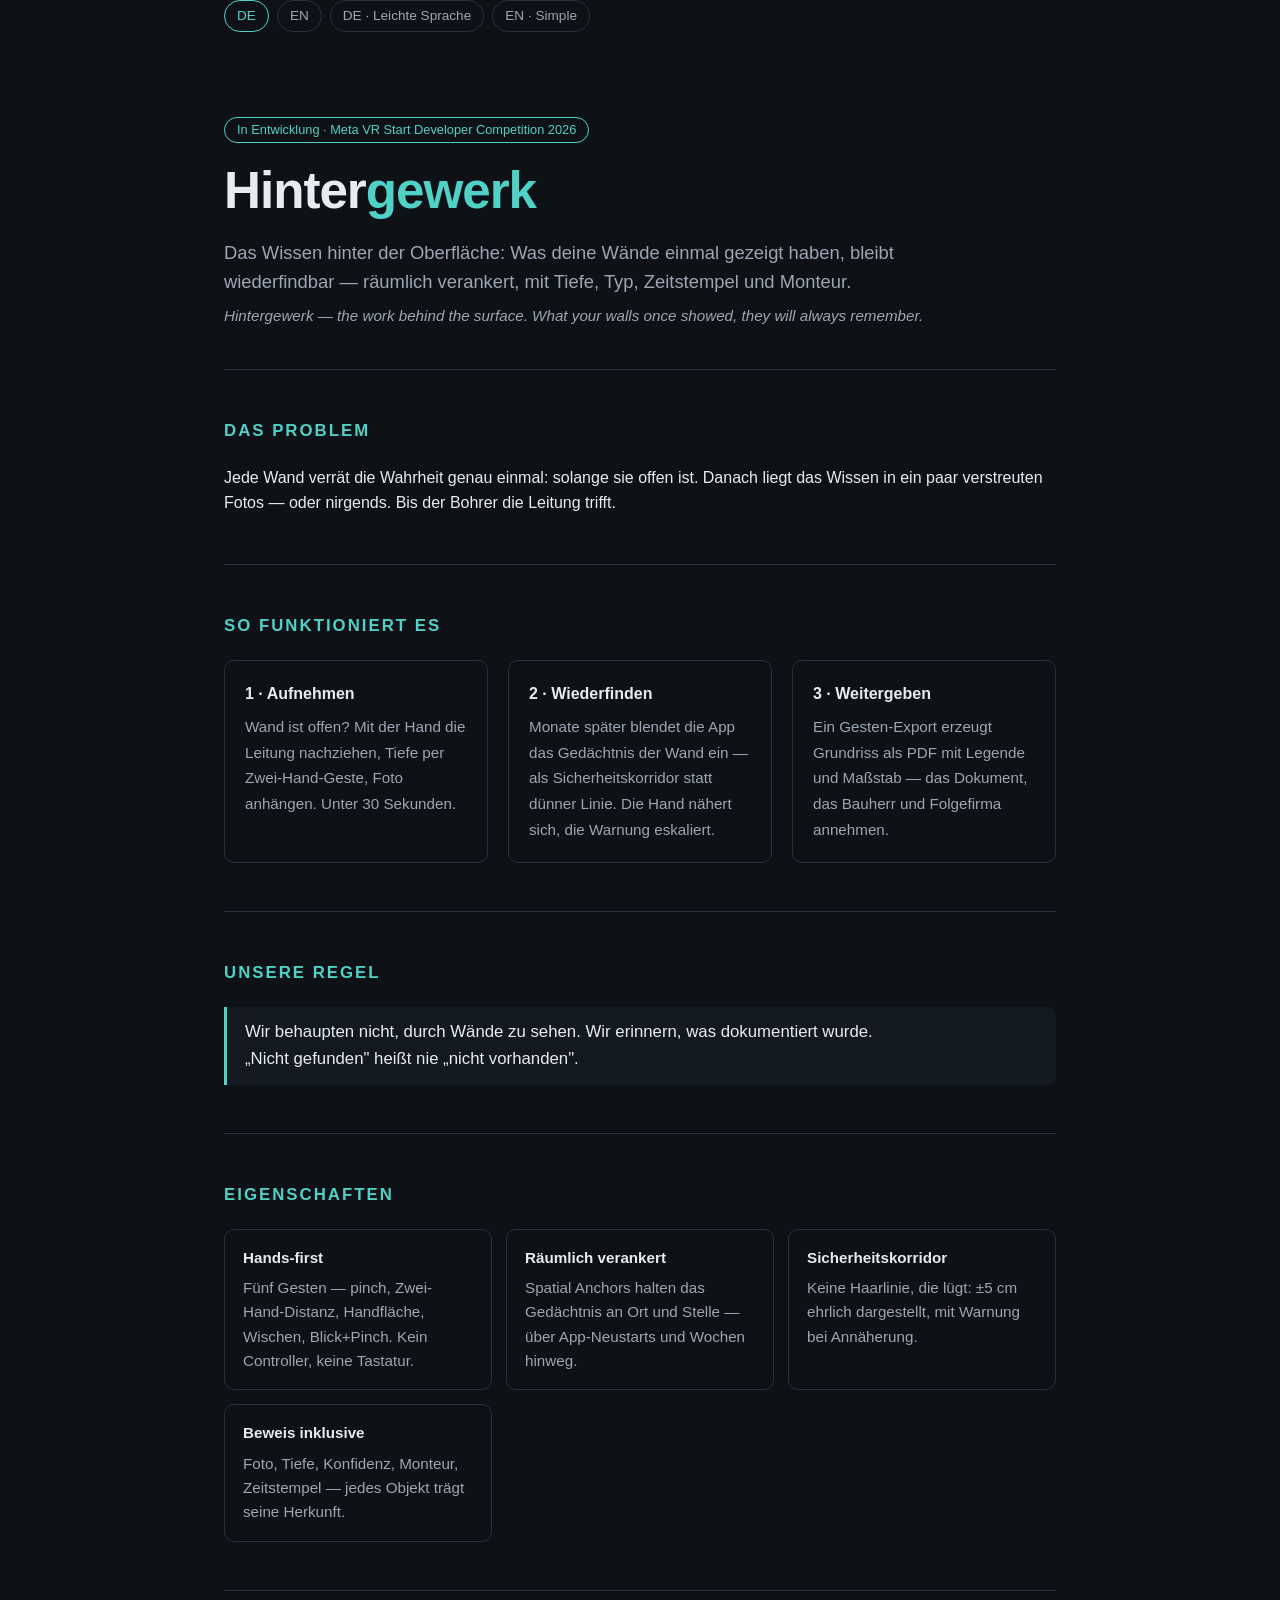
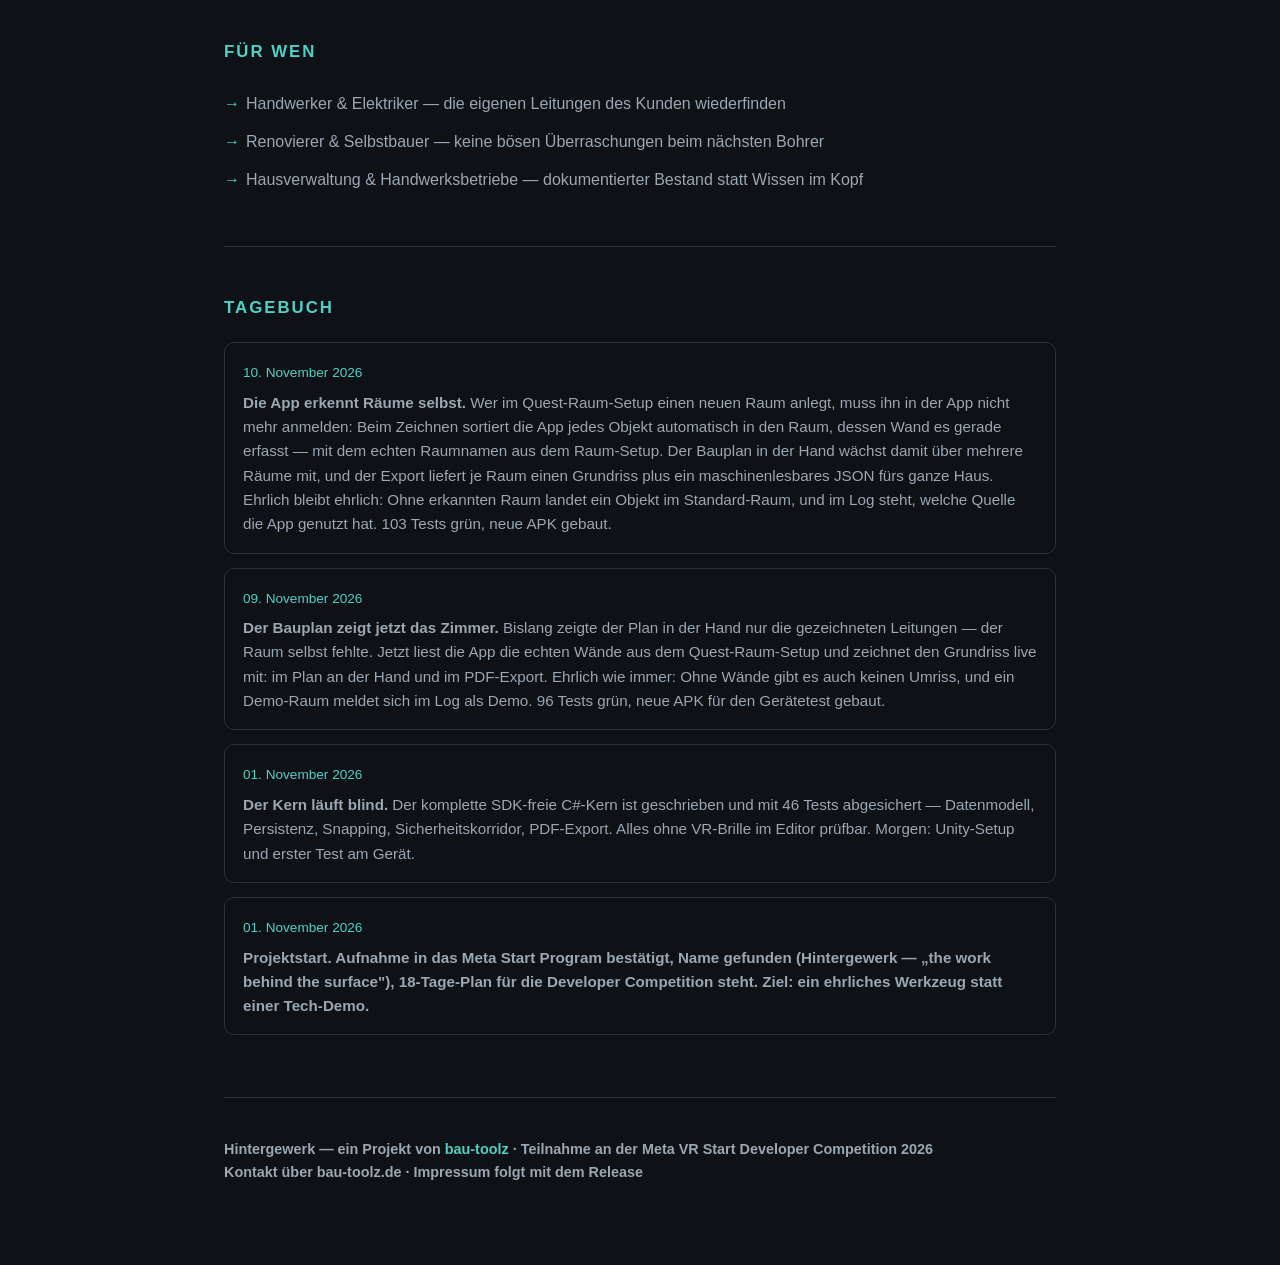
<file: website/index.html>
<!DOCTYPE html>
<html lang="de">
<head>
<meta charset="utf-8">
<meta name="viewport" content="width=device-width, initial-scale=1">
<title>Hintergewerk — das Wissen hinter der Oberfläche</title>
<meta name="description" content="VR-Werkzeug für Handwerk und Umbau: Was die Wand einmal gezeigt hat, bleibt wiederfindbar. Mit den Händen erfasst, räumlich verankert, mit Beweis.">
<meta property="og:title" content="Hintergewerk — the work behind the surface">
<meta property="og:description" content="Was die Wand einmal gezeigt hat, bleibt wiederfindbar. Mit den Händen erfasst, räumlich verankert, mit Beweis.">
<meta property="og:type" content="website">
<link rel="stylesheet" href="style.css">
</head>
<body>
<main>
  <nav class="lang" aria-label="Sprache">
    <a class="on" href="index.html">DE</a>
    <a href="en/index.html">EN</a>
    <a href="de-leicht/index.html">DE · Leichte Sprache</a>
    <a href="en-simple/index.html">EN · Simple</a>
  </nav>
  <header>
    <span class="badge">In Entwicklung · Meta VR Start Developer Competition 2026</span>
    <h1>Hinter<span class="thin">gewerk</span></h1>
    <p class="claim">Das Wissen hinter der Oberfläche: Was deine Wände einmal gezeigt haben, bleibt wiederfindbar — räumlich verankert, mit Tiefe, Typ, Zeitstempel und Monteur.</p>
    <p class="en">Hintergewerk — the work behind the surface. What your walls once showed, they will always remember.</p>
  </header>

  <section>
    <h2>Das Problem</h2>
    <p>Jede Wand verrät die Wahrheit genau einmal: solange sie offen ist. Danach liegt das Wissen in ein paar verstreuten Fotos — oder nirgends. Bis der Bohrer die Leitung trifft.</p>
  </section>

  <section>
    <h2>So funktioniert es</h2>
    <div class="steps">
      <div class="step"><b>1 · Aufnehmen</b><span>Wand ist offen? Mit der Hand die Leitung nachziehen, Tiefe per Zwei-Hand-Geste, Foto anhängen. Unter 30 Sekunden.</span></div>
      <div class="step"><b>2 · Wiederfinden</b><span>Monate später blendet die App das Gedächtnis der Wand ein — als Sicherheitskorridor statt dünner Linie. Die Hand nähert sich, die Warnung eskaliert.</span></div>
      <div class="step"><b>3 · Weitergeben</b><span>Ein Gesten-Export erzeugt Grundriss als PDF mit Legende und Maßstab — das Dokument, das Bauherr und Folgefirma annehmen.</span></div>
    </div>
  </section>

  <section>
    <h2>Unsere Regel</h2>
    <p class="quote">Wir behaupten nicht, durch Wände zu sehen. Wir erinnern, was dokumentiert wurde.<br>„Nicht gefunden" heißt nie „nicht vorhanden".</p>
  </section>

  <section>
    <h2>Eigenschaften</h2>
    <div class="grid">
      <div class="card"><b>Hands-first</b>Fünf Gesten — pinch, Zwei-Hand-Distanz, Handfläche, Wischen, Blick+Pinch. Kein Controller, keine Tastatur.</div>
      <div class="card"><b>Räumlich verankert</b>Spatial Anchors halten das Gedächtnis an Ort und Stelle — über App-Neustarts und Wochen hinweg.</div>
      <div class="card"><b>Sicherheitskorridor</b>Keine Haarlinie, die lügt: ±5 cm ehrlich dargestellt, mit Warnung bei Annäherung.</div>
      <div class="card"><b>Beweis inklusive</b>Foto, Tiefe, Konfidenz, Monteur, Zeitstempel — jedes Objekt trägt seine Herkunft.</div>
    </div>
  </section>

  <section>
    <h2>Für wen</h2>
    <ul>
      <li>Handwerker &amp; Elektriker — die eigenen Leitungen des Kunden wiederfinden</li>
      <li>Renovierer &amp; Selbstbauer — keine bösen Überraschungen beim nächsten Bohrer</li>
      <li>Hausverwaltung &amp; Handwerksbetriebe — dokumentierter Bestand statt Wissen im Kopf</li>
    </ul>
  </section>

  <section class="log">
    <h2>Tagebuch</h2>
    <article>
      <time datetime="2026-11-10">10. November 2026</time>
      <p><strong>Die App erkennt Räume selbst.</strong> Wer im Quest-Raum-Setup einen neuen Raum anlegt, muss ihn in der App nicht mehr anmelden: Beim Zeichnen sortiert die App jedes Objekt automatisch in den Raum, dessen Wand es gerade erfasst — mit dem echten Raumnamen aus dem Raum-Setup. Der Bauplan in der Hand wächst damit über mehrere Räume mit, und der Export liefert je Raum einen Grundriss plus ein maschinenlesbares JSON fürs ganze Haus. Ehrlich bleibt ehrlich: Ohne erkannten Raum landet ein Objekt im Standard-Raum, und im Log steht, welche Quelle die App genutzt hat. 103 Tests grün, neue APK gebaut.</p>
    </article>
    <article>
      <time datetime="2026-11-09">09. November 2026</time>
      <p><strong>Der Bauplan zeigt jetzt das Zimmer.</strong> Bislang zeigte der Plan in der Hand nur die gezeichneten Leitungen — der Raum selbst fehlte. Jetzt liest die App die echten Wände aus dem Quest-Raum-Setup und zeichnet den Grundriss live mit: im Plan an der Hand und im PDF-Export. Ehrlich wie immer: Ohne Wände gibt es auch keinen Umriss, und ein Demo-Raum meldet sich im Log als Demo. 96 Tests grün, neue APK für den Gerätetest gebaut.</p>
    </article>
    <article>
      <time datetime="2026-11-01">01. November 2026</time>
      <p><strong>Der Kern läuft blind.</strong> Der komplette SDK-freie C#-Kern ist geschrieben und mit 46 Tests abgesichert — Datenmodell, Persistenz, Snapping, Sicherheitskorridor, PDF-Export. Alles ohne VR-Brille im Editor prüfbar. Morgen: Unity-Setup und erster Test am Gerät.</p>
    </article>
    <article>
      <time datetime="2026-11-01">01. November 2026</time>
      <p><strong>Projektstart.</b> Aufnahme in das Meta Start Program bestätigt, Name gefunden (Hintergewerk — „the work behind the surface"), 18-Tage-Plan für die Developer Competition steht. Ziel: ein ehrliches Werkzeug statt einer Tech-Demo.</p>
    </article>
  </section>

  <footer>
    Hintergewerk — ein Projekt von <a href="https://bau-toolz.de">bau-toolz</a> · Teilnahme an der Meta VR Start Developer Competition 2026<br>
    Kontakt über bau-toolz.de · Impressum folgt mit dem Release
  </footer>
</main>
</body>
</html>
</file>
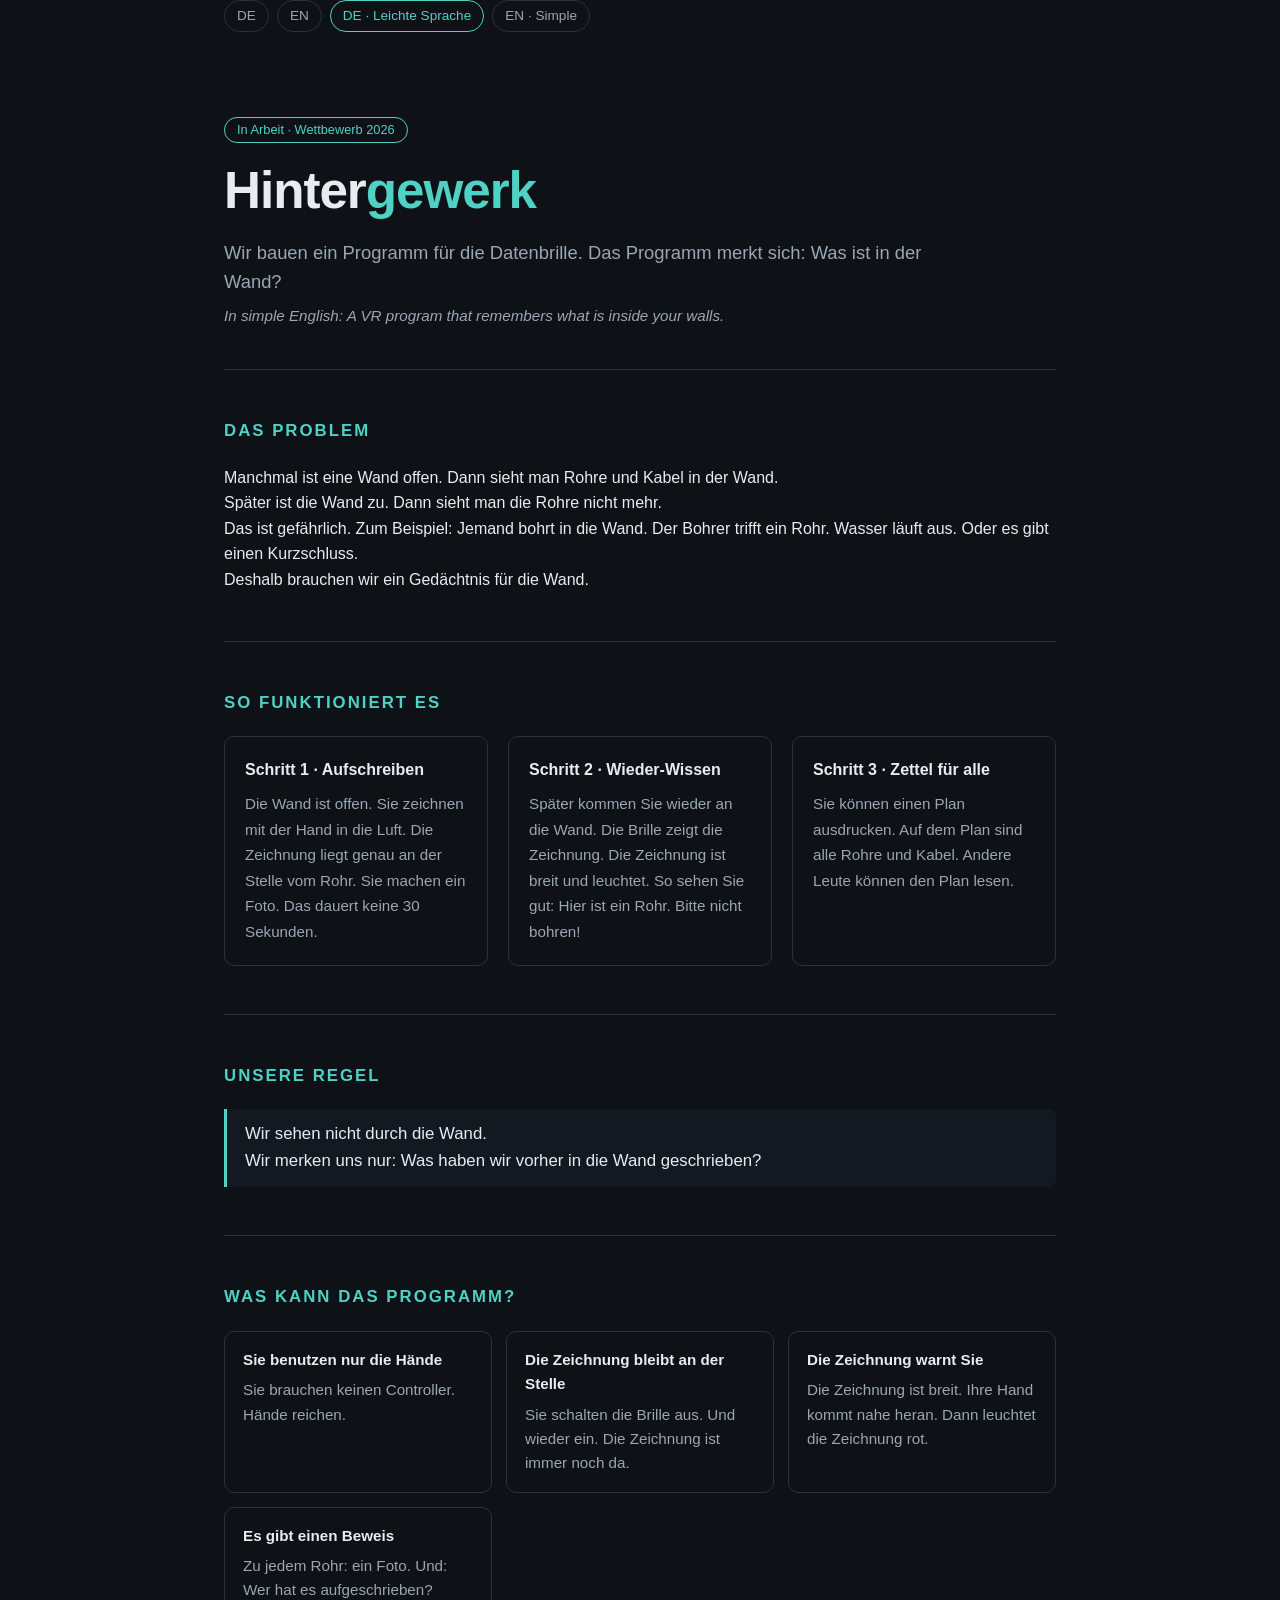
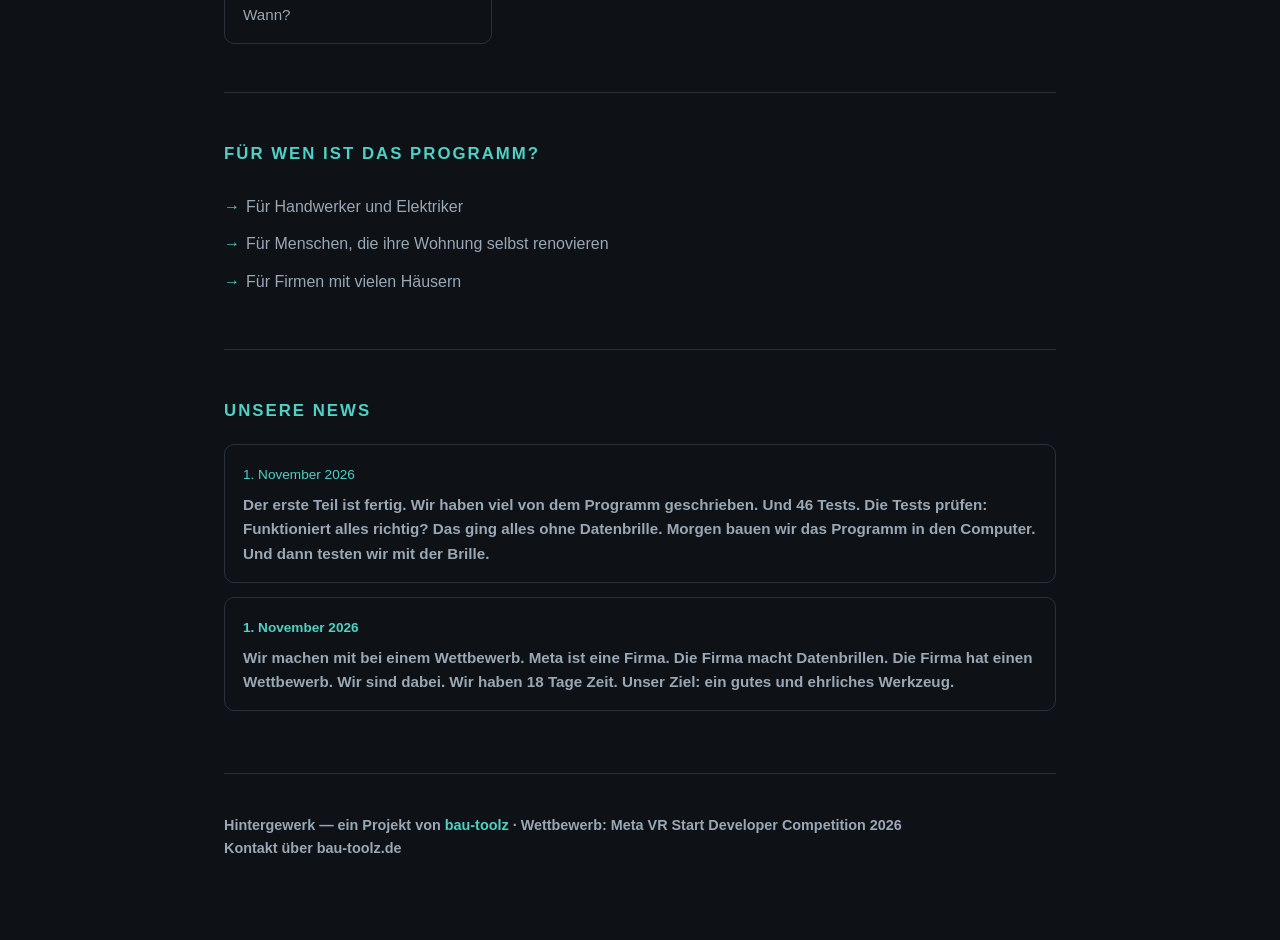
<file: website/de-leicht/index.html>
<!DOCTYPE html>
<html lang="de">
<head>
<meta charset="utf-8">
<meta name="viewport" content="width=device-width, initial-scale=1">
<title>Hintergewerk — in leichter Sprache</title>
<meta name="description" content="Hintergewerk erklärt in leichter Sprache: Ein Programm für die Datenbrille. Es hilft, Rohre und Kabel in Wänden wiederzufinden.">
<link rel="stylesheet" href="../style.css">
</head>
<body>
<main>
  <nav class="lang" aria-label="Sprache">
    <a href="../index.html">DE</a>
    <a href="../en/index.html">EN</a>
    <a class="on" href="index.html">DE · Leichte Sprache</a>
    <a href="../en-simple/index.html">EN · Simple</a>
  </nav>
  <header>
    <span class="badge">In Arbeit · Wettbewerb 2026</span>
    <h1>Hinter<span class="thin">gewerk</span></h1>
    <p class="claim">Wir bauen ein Programm für die Datenbrille. Das Programm merkt sich: Was ist in der Wand?</p>
    <p class="en">In simple English: A VR program that remembers what is inside your walls.</p>
  </header>

  <section>
    <h2>Das Problem</h2>
    <p>Manchmal ist eine Wand offen. Dann sieht man Rohre und Kabel in der Wand.</p>
    <p>Später ist die Wand zu. Dann sieht man die Rohre nicht mehr.</p>
    <p>Das ist gefährlich. Zum Beispiel: Jemand bohrt in die Wand. Der Bohrer trifft ein Rohr. Wasser läuft aus. Oder es gibt einen Kurzschluss.</p>
    <p>Deshalb brauchen wir ein Gedächtnis für die Wand.</p>
  </section>

  <section>
    <h2>So funktioniert es</h2>
    <div class="steps">
      <div class="step"><b>Schritt 1 · Aufschreiben</b><span>Die Wand ist offen. Sie zeichnen mit der Hand in die Luft. Die Zeichnung liegt genau an der Stelle vom Rohr. Sie machen ein Foto. Das dauert keine 30 Sekunden.</span></div>
      <div class="step"><b>Schritt 2 · Wieder-Wissen</b><span>Später kommen Sie wieder an die Wand. Die Brille zeigt die Zeichnung. Die Zeichnung ist breit und leuchtet. So sehen Sie gut: Hier ist ein Rohr. Bitte nicht bohren!</span></div>
      <div class="step"><b>Schritt 3 · Zettel für alle</b><span>Sie können einen Plan ausdrucken. Auf dem Plan sind alle Rohre und Kabel. Andere Leute können den Plan lesen.</span></div>
    </div>
  </section>

  <section>
    <h2>Unsere Regel</h2>
    <p class="quote">Wir sehen nicht durch die Wand.<br>Wir merken uns nur: Was haben wir vorher in die Wand geschrieben?</p>
  </section>

  <section>
    <h2>Was kann das Programm?</h2>
    <div class="grid">
      <div class="card"><b>Sie benutzen nur die Hände</b>Sie brauchen keinen Controller. Hände reichen.</div>
      <div class="card"><b>Die Zeichnung bleibt an der Stelle</b>Sie schalten die Brille aus. Und wieder ein. Die Zeichnung ist immer noch da.</div>
      <div class="card"><b>Die Zeichnung warnt Sie</b>Die Zeichnung ist breit. Ihre Hand kommt nahe heran. Dann leuchtet die Zeichnung rot.</div>
      <div class="card"><b>Es gibt einen Beweis</b>Zu jedem Rohr: ein Foto. Und: Wer hat es aufgeschrieben? Wann?</div>
    </div>
  </section>

  <section>
    <h2>Für wen ist das Programm?</h2>
    <ul>
      <li>Für Handwerker und Elektriker</li>
      <li>Für Menschen, die ihre Wohnung selbst renovieren</li>
      <li>Für Firmen mit vielen Häusern</li>
    </ul>
  </section>

  <section class="log">
    <h2>Unsere News</h2>
    <article>
      <time datetime="2026-11-01">1. November 2026</time>
      <p><strong>Der erste Teil ist fertig.</b> Wir haben viel von dem Programm geschrieben. Und 46 Tests. Die Tests prüfen: Funktioniert alles richtig? Das ging alles ohne Datenbrille. Morgen bauen wir das Programm in den Computer. Und dann testen wir mit der Brille.</p>
    </article>
    <article>
      <time datetime="2026-11-01">1. November 2026</time>
      <p><strong>Wir machen mit bei einem Wettbewerb.</b> Meta ist eine Firma. Die Firma macht Datenbrillen. Die Firma hat einen Wettbewerb. Wir sind dabei. Wir haben 18 Tage Zeit. Unser Ziel: ein gutes und ehrliches Werkzeug.</p>
    </article>
  </section>

  <footer>
    Hintergewerk — ein Projekt von <a href="https://bau-toolz.de">bau-toolz</a> · Wettbewerb: Meta VR Start Developer Competition 2026<br>
    Kontakt über bau-toolz.de
  </footer>
</main>
</body>
</html>
</file>
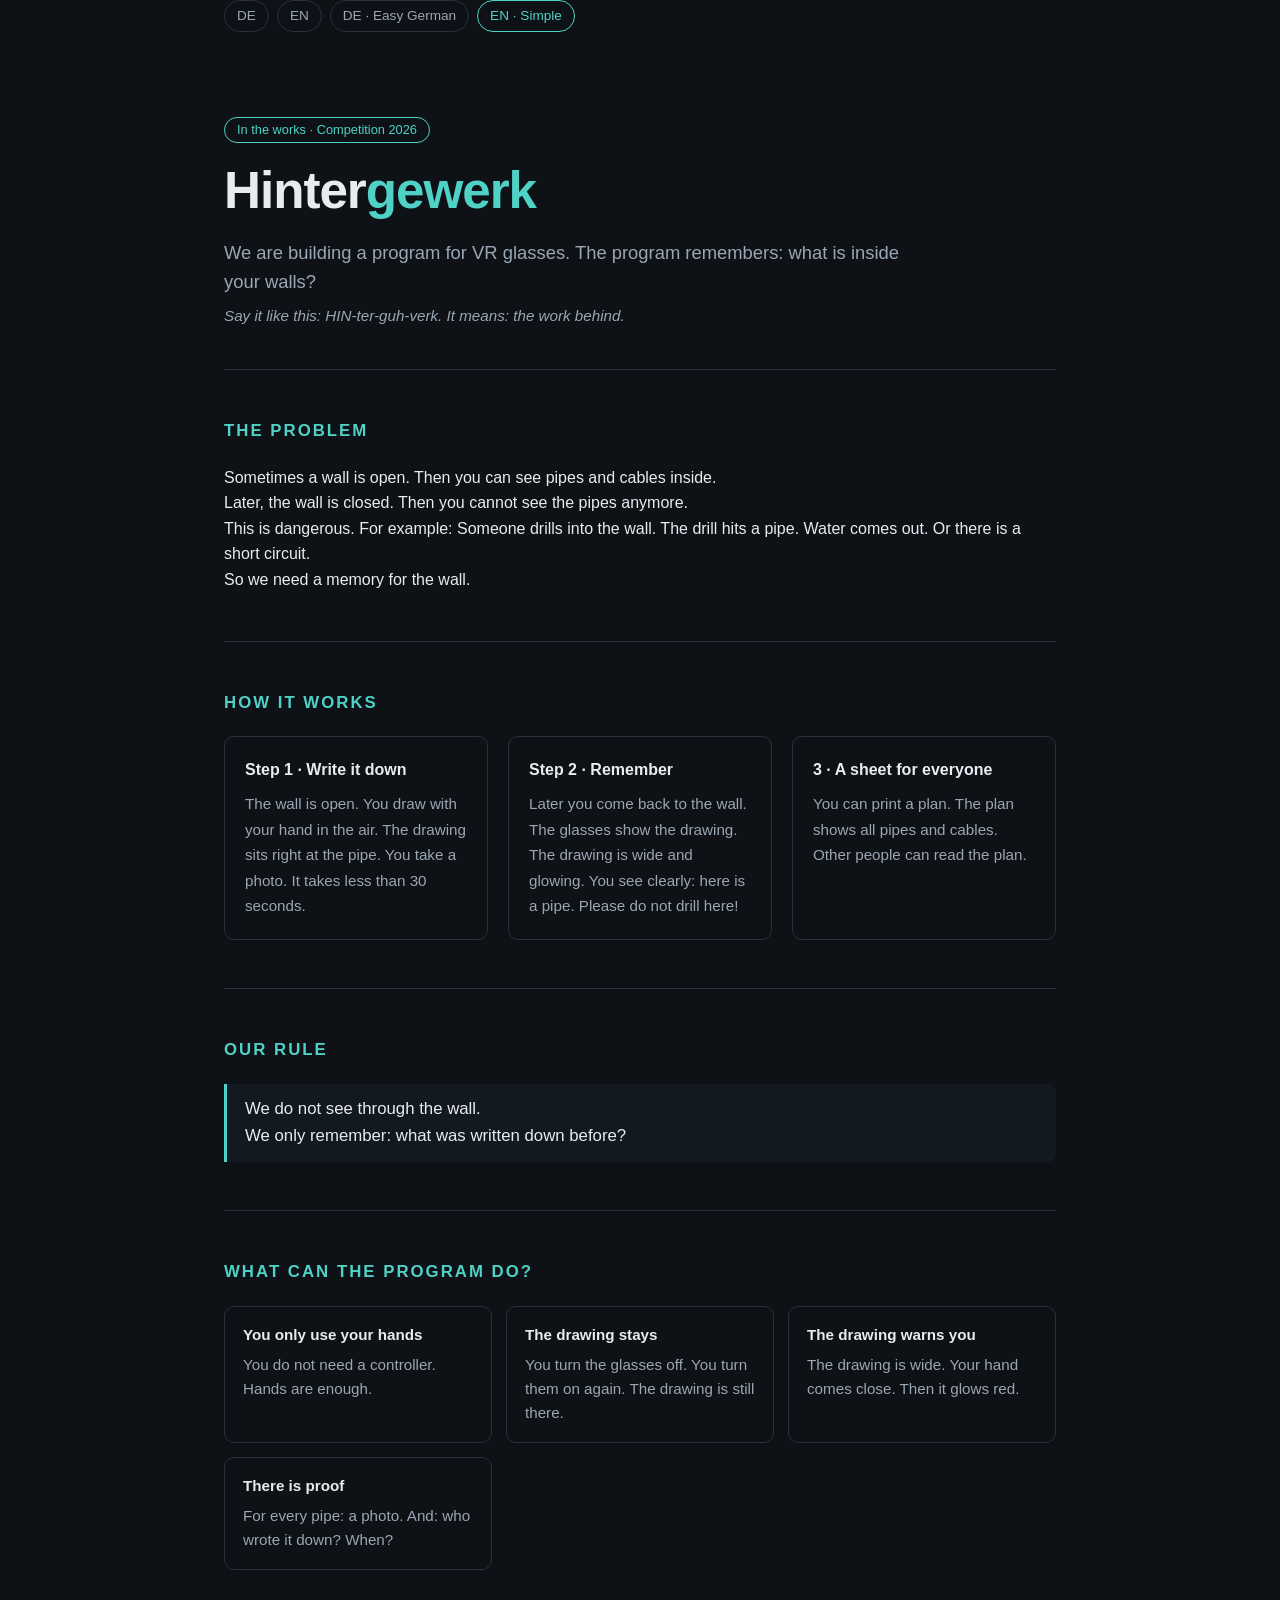
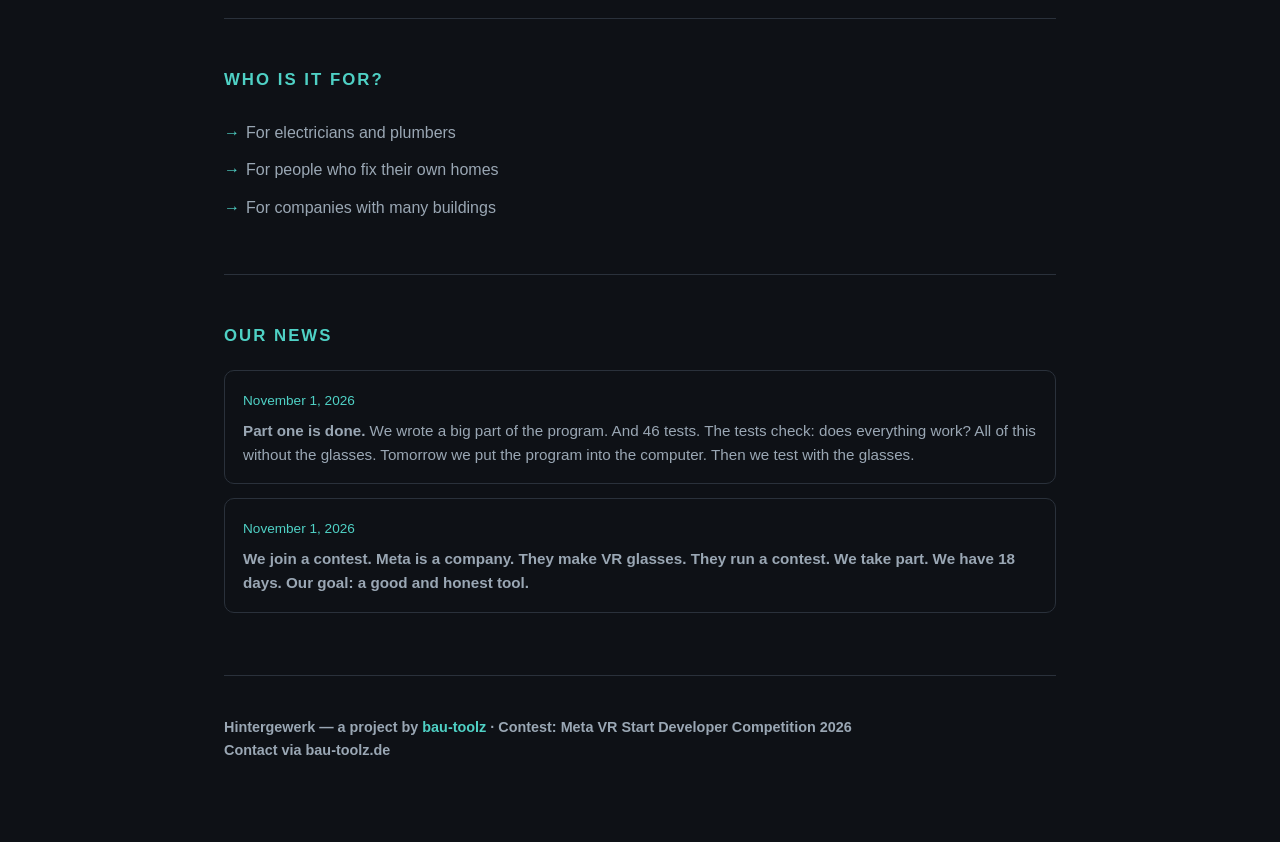
<file: website/en-simple/index.html>
<!DOCTYPE html>
<html lang="en">
<head>
<meta charset="utf-8">
<meta name="viewport" content="width=device-width, initial-scale=1">
<title>Hintergewerk — in simple English</title>
<meta name="description" content="Hintergewerk in simple words: A program for VR glasses. It helps you remember what is inside your walls.">
<link rel="stylesheet" href="../style.css">
</head>
<body>
<main>
  <nav class="lang" aria-label="Language">
    <a href="../index.html">DE</a>
    <a href="../en/index.html">EN</a>
    <a href="../de-leicht/index.html">DE · Easy German</a>
    <a class="on" href="index.html">EN · Simple</a>
  </nav>
  <header>
    <span class="badge">In the works · Competition 2026</span>
    <h1>Hinter<span class="thin">gewerk</span></h1>
    <p class="claim">We are building a program for VR glasses. The program remembers: what is inside your walls?</p>
    <p class="en">Say it like this: HIN-ter-guh-verk. It means: the work behind.</p>
  </header>

  <section>
    <h2>The problem</h2>
    <p>Sometimes a wall is open. Then you can see pipes and cables inside.</p>
    <p>Later, the wall is closed. Then you cannot see the pipes anymore.</p>
    <p>This is dangerous. For example: Someone drills into the wall. The drill hits a pipe. Water comes out. Or there is a short circuit.</p>
    <p>So we need a memory for the wall.</p>
  </section>

  <section>
    <h2>How it works</h2>
    <div class="steps">
      <div class="step"><b>Step 1 · Write it down</b><span>The wall is open. You draw with your hand in the air. The drawing sits right at the pipe. You take a photo. It takes less than 30 seconds.</span></div>
      <div class="step"><b>Step 2 · Remember</b><span>Later you come back to the wall. The glasses show the drawing. The drawing is wide and glowing. You see clearly: here is a pipe. Please do not drill here!</span></div>
      <div class="step"><b>3 · A sheet for everyone</b><span>You can print a plan. The plan shows all pipes and cables. Other people can read the plan.</span></div>
    </div>
  </section>

  <section>
    <h2>Our rule</h2>
    <p class="quote">We do not see through the wall.<br>We only remember: what was written down before?</p>
  </section>

  <section>
    <h2>What can the program do?</h2>
    <div class="grid">
      <div class="card"><b>You only use your hands</b>You do not need a controller. Hands are enough.</div>
      <div class="card"><b>The drawing stays</b>You turn the glasses off. You turn them on again. The drawing is still there.</div>
      <div class="card"><b>The drawing warns you</b>The drawing is wide. Your hand comes close. Then it glows red.</div>
      <div class="card"><b>There is proof</b>For every pipe: a photo. And: who wrote it down? When?</div>
    </div>
  </section>

  <section>
    <h2>Who is it for?</h2>
    <ul>
      <li>For electricians and plumbers</li>
      <li>For people who fix their own homes</li>
      <li>For companies with many buildings</li>
    </ul>
  </section>

  <section class="log">
    <h2>Our news</h2>
    <article>
      <time datetime="2026-11-01">November 1, 2026</time>
      <p><strong>Part one is done.</strong> We wrote a big part of the program. And 46 tests. The tests check: does everything work? All of this without the glasses. Tomorrow we put the program into the computer. Then we test with the glasses.</p>
    </article>
    <article>
      <time datetime="2026-11-01">November 1, 2026</time>
      <p><strong>We join a contest.</b> Meta is a company. They make VR glasses. They run a contest. We take part. We have 18 days. Our goal: a good and honest tool.</p>
    </article>
  </section>

  <footer>
    Hintergewerk — a project by <a href="https://bau-toolz.de">bau-toolz</a> · Contest: Meta VR Start Developer Competition 2026<br>
    Contact via bau-toolz.de
  </footer>
</main>
</body>
</html>
</file>
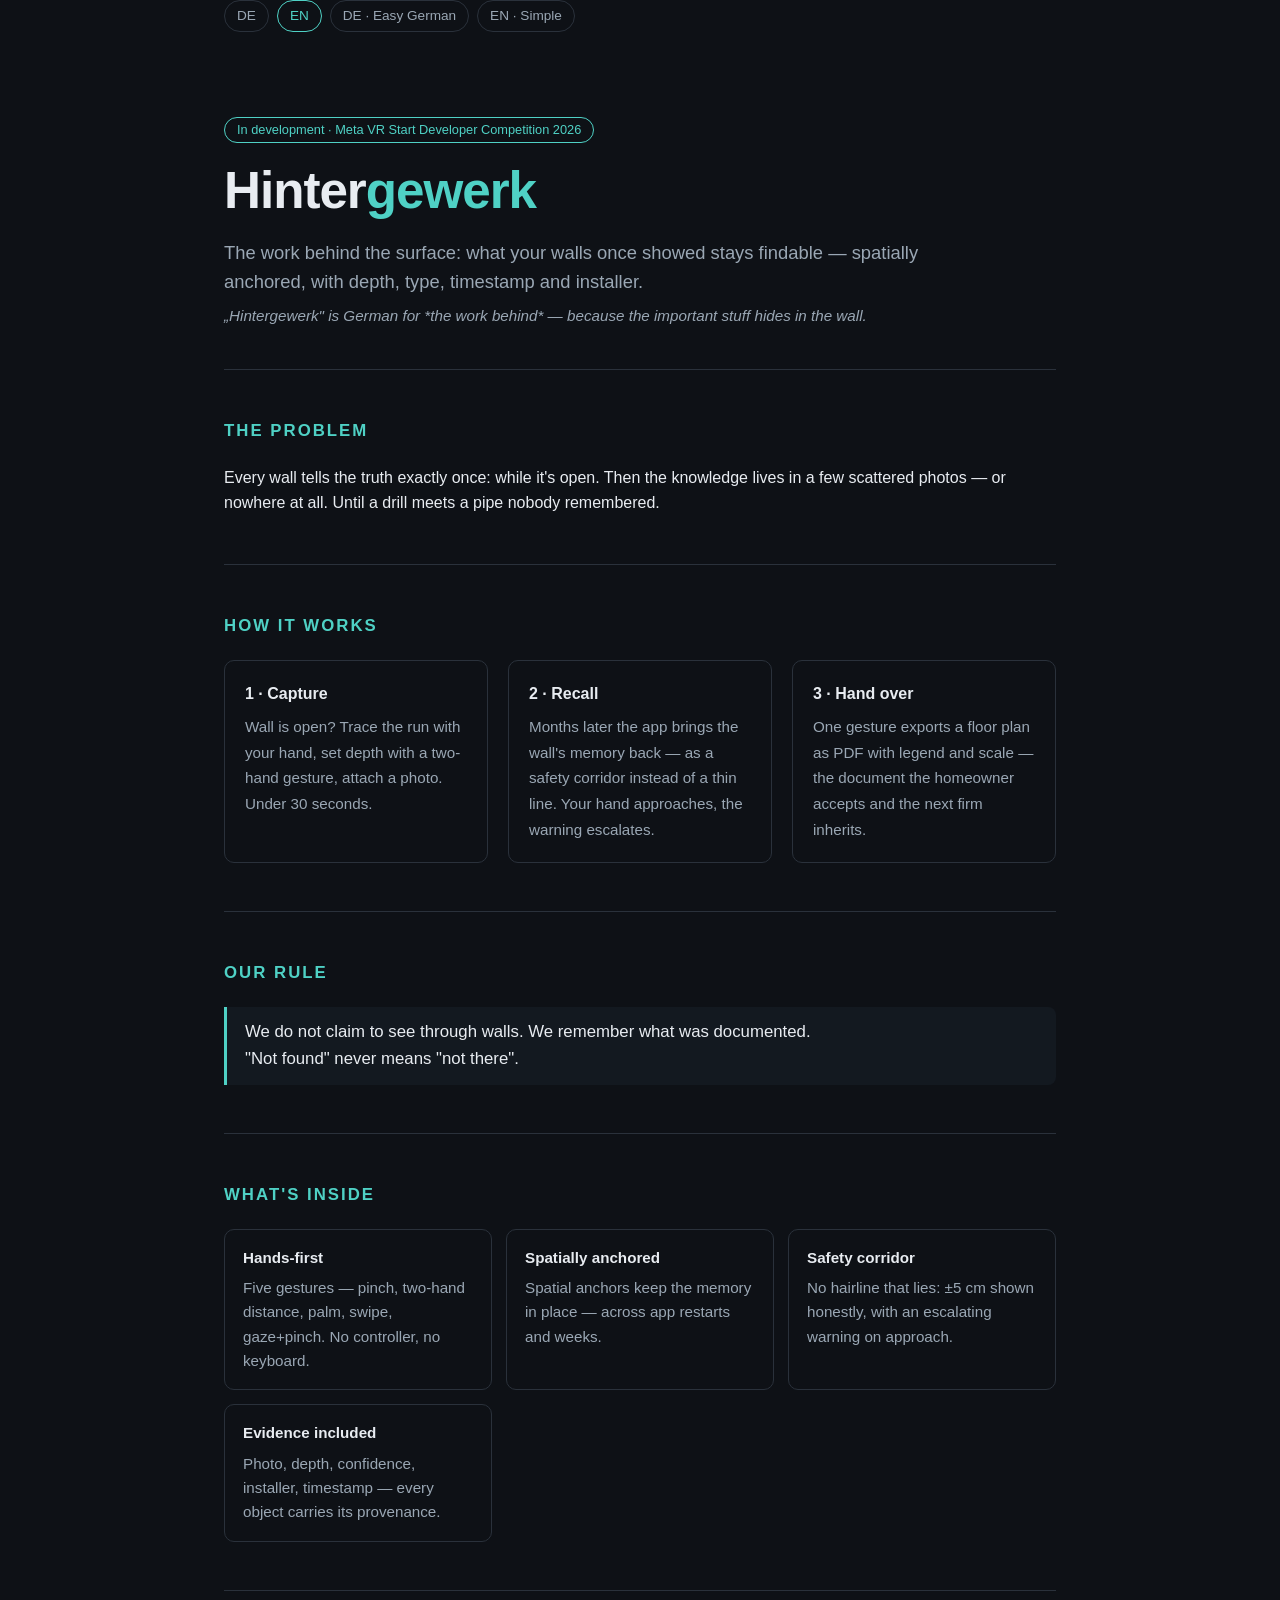
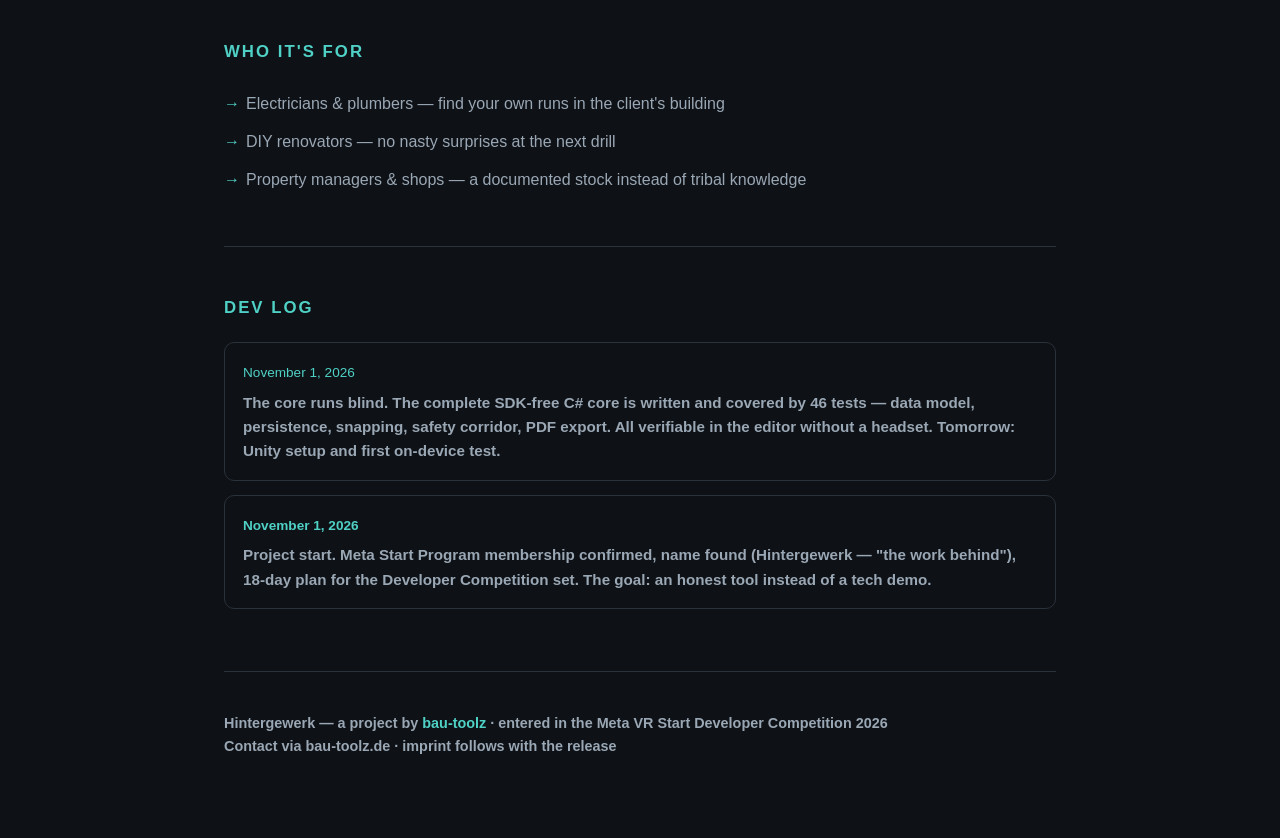
<file: website/en/index.html>
<!DOCTYPE html>
<html lang="en">
<head>
<meta charset="utf-8">
<meta name="viewport" content="width=device-width, initial-scale=1">
<title>Hintergewerk — the work behind the surface</title>
<meta name="description" content="A VR tool for trades and renovation: what your walls once showed stays findable. Captured with your hands, spatially anchored, with evidence.">
<meta property="og:title" content="Hintergewerk — the work behind the surface">
<meta property="og:description" content="What your walls once showed, they will always remember. Captured with your hands, spatially anchored, with evidence.">
<meta property="og:type" content="website">
<link rel="stylesheet" href="../style.css">
</head>
<body>
<main>
  <nav class="lang" aria-label="Language">
    <a href="../index.html">DE</a>
    <a class="on" href="index.html">EN</a>
    <a href="../de-leicht/index.html">DE · Easy German</a>
    <a href="../en-simple/index.html">EN · Simple</a>
  </nav>
  <header>
    <span class="badge">In development · Meta VR Start Developer Competition 2026</span>
    <h1>Hinter<span class="thin">gewerk</span></h1>
    <p class="claim">The work behind the surface: what your walls once showed stays findable — spatially anchored, with depth, type, timestamp and installer.</p>
    <p class="en">„Hintergewerk" is German for *the work behind* — because the important stuff hides in the wall.</p>
  </header>

  <section>
    <h2>The problem</h2>
    <p>Every wall tells the truth exactly once: while it's open. Then the knowledge lives in a few scattered photos — or nowhere at all. Until a drill meets a pipe nobody remembered.</p>
  </section>

  <section>
    <h2>How it works</h2>
    <div class="steps">
      <div class="step"><b>1 · Capture</b><span>Wall is open? Trace the run with your hand, set depth with a two-hand gesture, attach a photo. Under 30 seconds.</span></div>
      <div class="step"><b>2 · Recall</b><span>Months later the app brings the wall's memory back — as a safety corridor instead of a thin line. Your hand approaches, the warning escalates.</span></div>
      <div class="step"><b>3 · Hand over</b><span>One gesture exports a floor plan as PDF with legend and scale — the document the homeowner accepts and the next firm inherits.</span></div>
    </div>
  </section>

  <section>
    <h2>Our rule</h2>
    <p class="quote">We do not claim to see through walls. We remember what was documented.<br>"Not found" never means "not there".</p>
  </section>

  <section>
    <h2>What's inside</h2>
    <div class="grid">
      <div class="card"><b>Hands-first</b>Five gestures — pinch, two-hand distance, palm, swipe, gaze+pinch. No controller, no keyboard.</div>
      <div class="card"><b>Spatially anchored</b>Spatial anchors keep the memory in place — across app restarts and weeks.</div>
      <div class="card"><b>Safety corridor</b>No hairline that lies: ±5 cm shown honestly, with an escalating warning on approach.</div>
      <div class="card"><b>Evidence included</b>Photo, depth, confidence, installer, timestamp — every object carries its provenance.</div>
    </div>
  </section>

  <section>
    <h2>Who it's for</h2>
    <ul>
      <li>Electricians &amp; plumbers — find your own runs in the client's building</li>
      <li>DIY renovators — no nasty surprises at the next drill</li>
      <li>Property managers &amp; shops — a documented stock instead of tribal knowledge</li>
    </ul>
  </section>

  <section class="log">
    <h2>Dev log</h2>
    <article>
      <time datetime="2026-11-01">November 1, 2026</time>
      <p><strong>The core runs blind.</b> The complete SDK-free C# core is written and covered by 46 tests — data model, persistence, snapping, safety corridor, PDF export. All verifiable in the editor without a headset. Tomorrow: Unity setup and first on-device test.</p>
    </article>
    <article>
      <time datetime="2026-11-01">November 1, 2026</time>
      <p><strong>Project start.</b> Meta Start Program membership confirmed, name found (Hintergewerk — "the work behind"), 18-day plan for the Developer Competition set. The goal: an honest tool instead of a tech demo.</p>
    </article>
  </section>

  <footer>
    Hintergewerk — a project by <a href="https://bau-toolz.de">bau-toolz</a> · entered in the Meta VR Start Developer Competition 2026<br>
    Contact via bau-toolz.de · imprint follows with the release
  </footer>
</main>
</body>
</html>
</file>
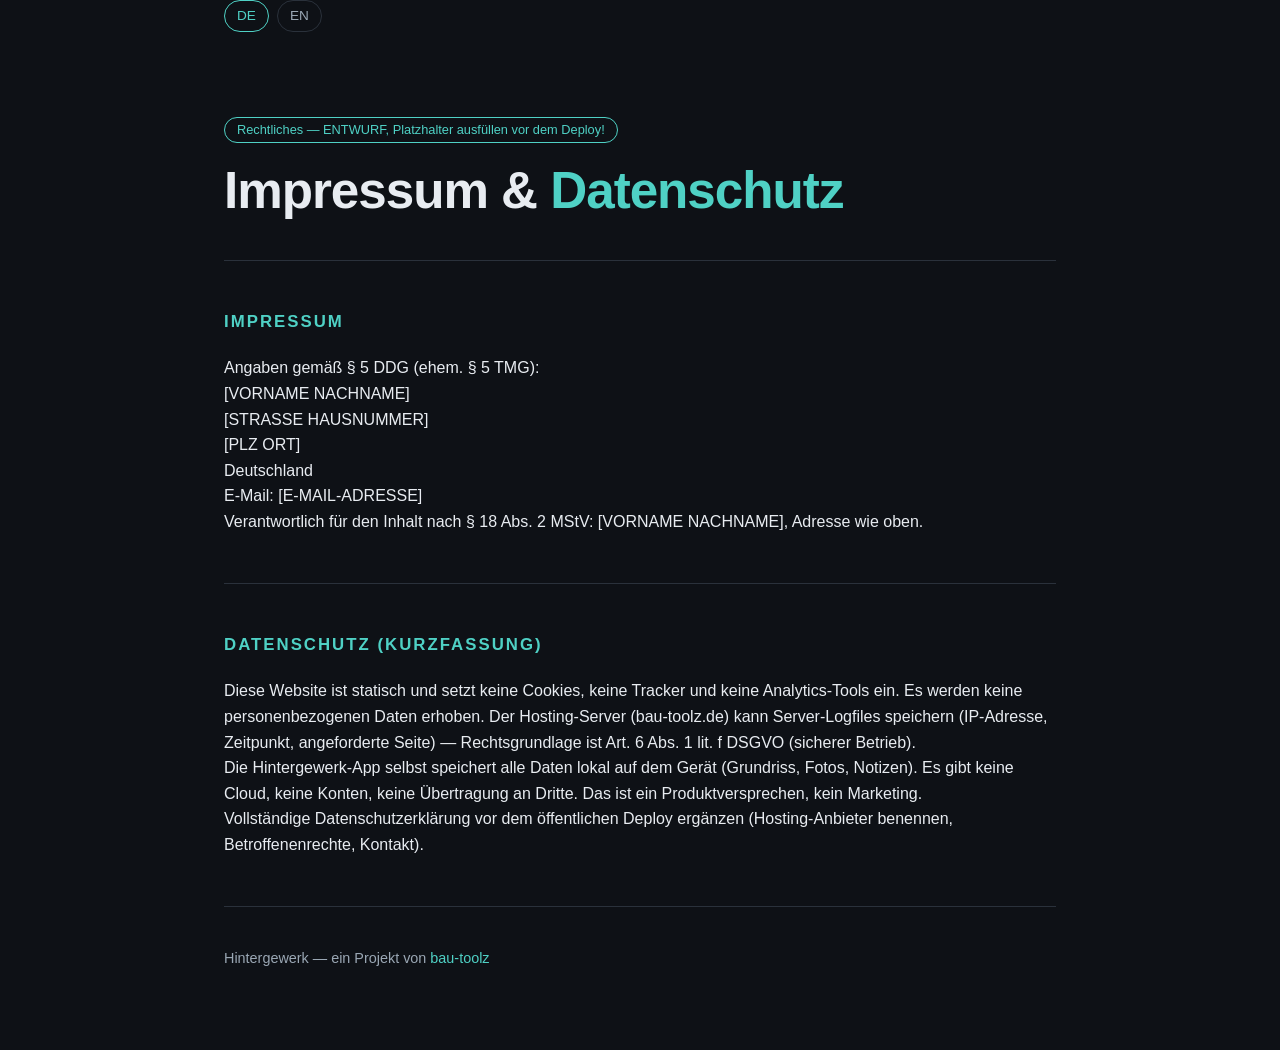
<file: website/impressum.html>
<!DOCTYPE html>
<html lang="de">
<head>
<meta charset="utf-8">
<meta name="viewport" content="width=device-width, initial-scale=1">
<title>Impressum &amp; Datenschutz — Hintergewerk</title>
<link rel="stylesheet" href="style.css">
</head>
<body>
<main>
  <nav class="lang"><a class="on" href="index.html">DE</a> <a href="en/index.html">EN</a></nav>
  <header>
    <span class="badge">Rechtliches — ENTWURF, Platzhalter ausfüllen vor dem Deploy!</span>
    <h1>Impressum &amp;<span class="thin"> Datenschutz</span></h1>
  </header>

  <section>
    <h2>Impressum</h2>
    <p>Angaben gemäß § 5 DDG (ehem. § 5 TMG):</p>
    <p>
      [VORNAME NACHNAME]<br>
      [STRASSE HAUSNUMMER]<br>
      [PLZ ORT]<br>
      Deutschland<br>
      E-Mail: [E-MAIL-ADRESSE]
    </p>
    <p>Verantwortlich für den Inhalt nach § 18 Abs. 2 MStV: [VORNAME NACHNAME], Adresse wie oben.</p>
  </section>

  <section>
    <h2>Datenschutz (Kurzfassung)</h2>
    <p>Diese Website ist statisch und setzt keine Cookies, keine Tracker und keine Analytics-Tools ein. Es werden keine personenbezogenen Daten erhoben. Der Hosting-Server (bau-toolz.de) kann Server-Logfiles speichern (IP-Adresse, Zeitpunkt, angeforderte Seite) — Rechtsgrundlage ist Art. 6 Abs. 1 lit. f DSGVO (sicherer Betrieb).</p>
    <p>Die Hintergewerk-App selbst speichert alle Daten lokal auf dem Gerät (Grundriss, Fotos, Notizen). Es gibt keine Cloud, keine Konten, keine Übertragung an Dritte. Das ist ein Produktversprechen, kein Marketing.</p>
    <p>Vollständige Datenschutzerklärung vor dem öffentlichen Deploy ergänzen (Hosting-Anbieter benennen, Betroffenenrechte, Kontakt).</p>
  </section>

  <footer>
    Hintergewerk — ein Projekt von <a href="https://bau-toolz.de">bau-toolz</a>
  </footer>
</main>
</body>
</html>
</file>
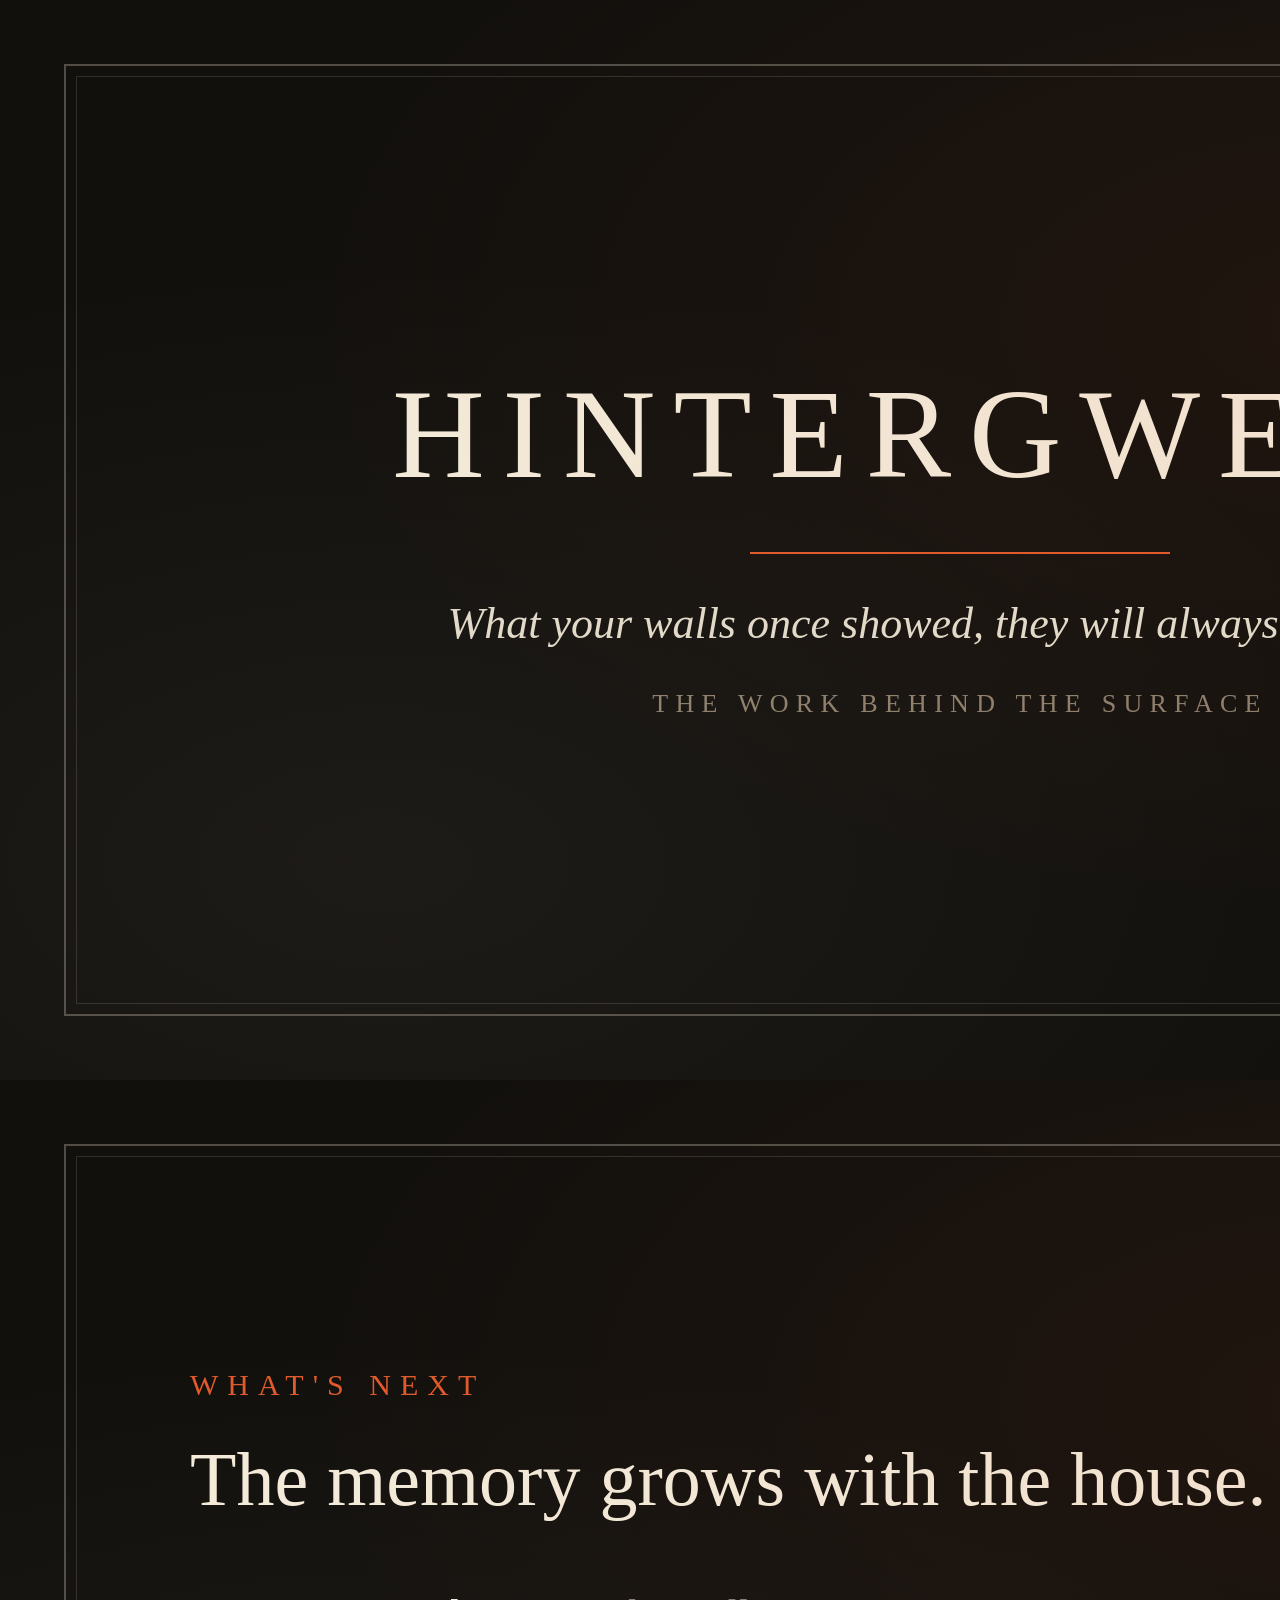
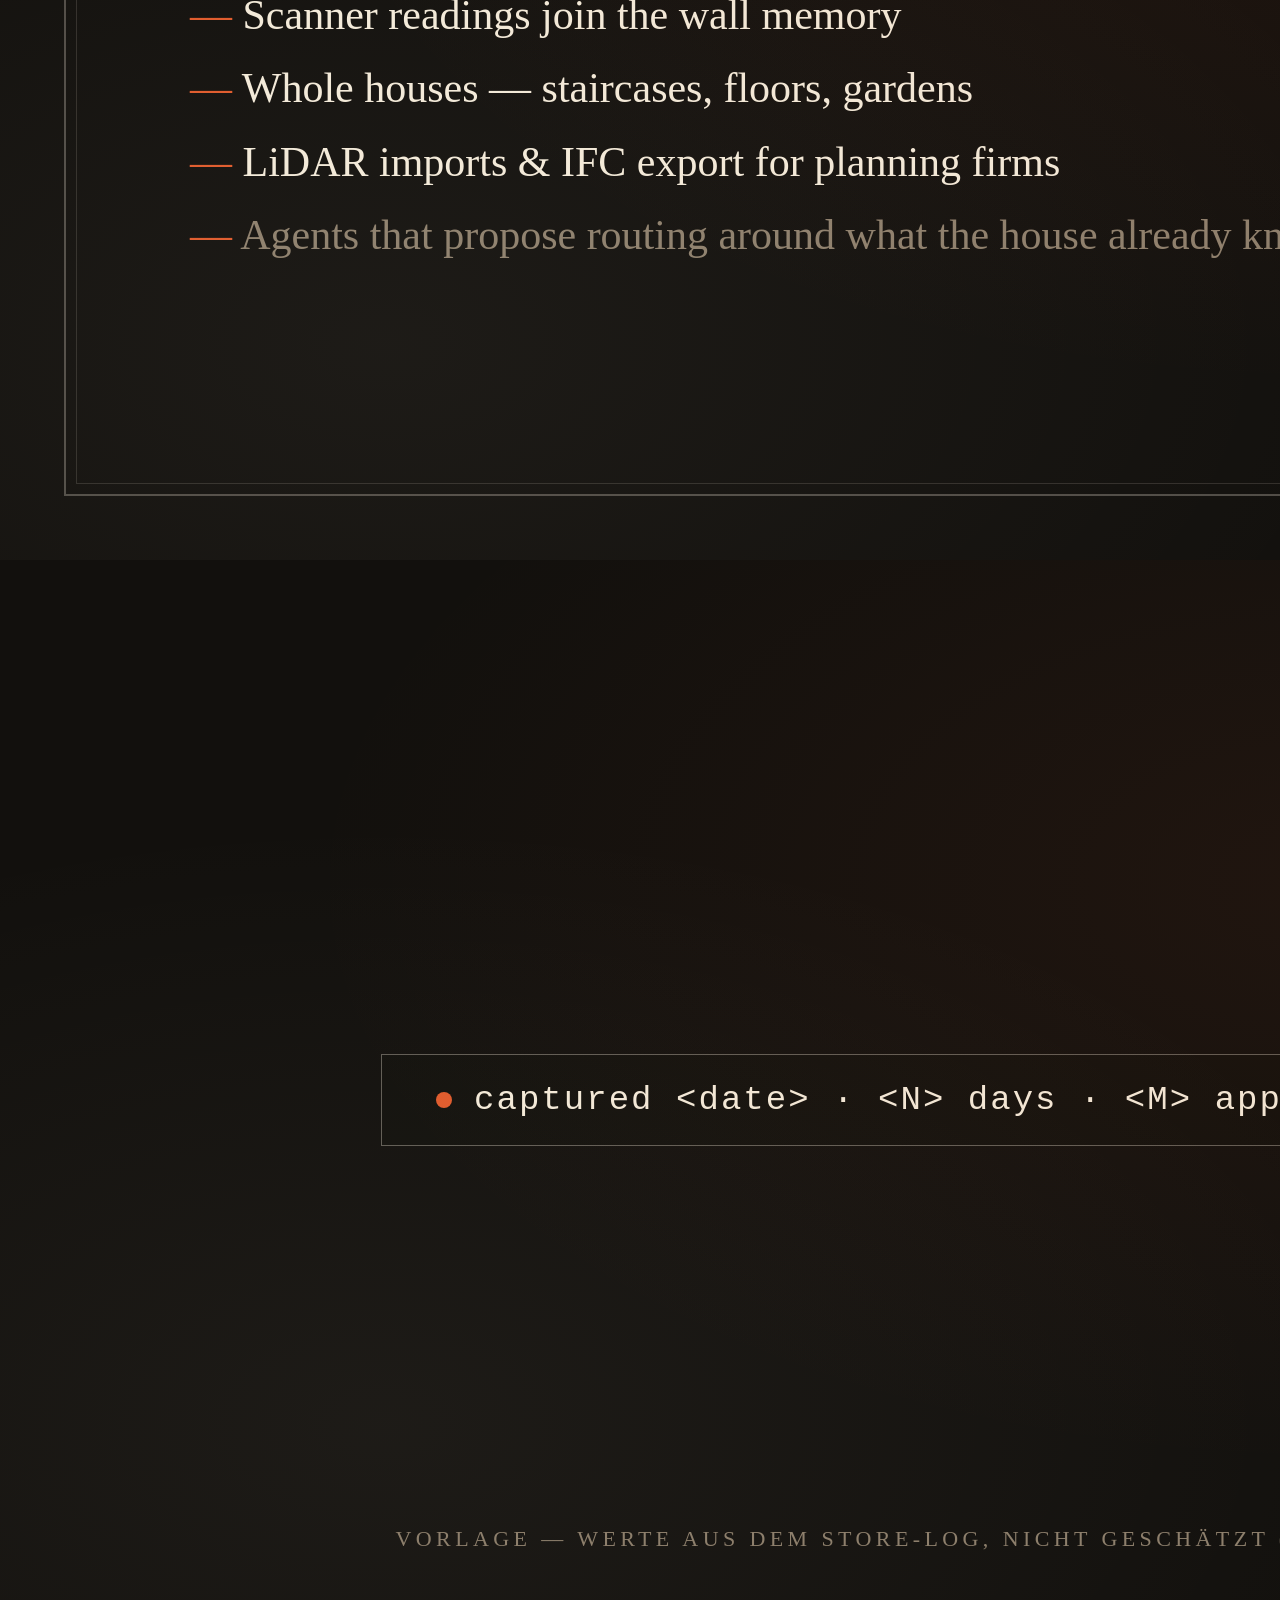
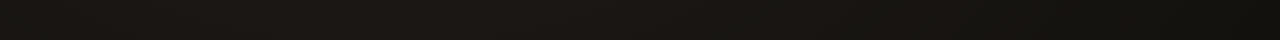
<file: docs/video-assets/slides.html>
<!DOCTYPE html>
<html lang="en">
<head>
<meta charset="utf-8">
<title>Hintergewerk — Video-Assets (1920×1080)</title>
<style>
  :root{
    --bg:#12100d; --paper:#f3ead9; --ink:#1c1712; --accent:#e05a2b; --dim:#8d7f6c;
  }
  *{margin:0;padding:0;box-sizing:border-box}
  html{scrollbar-width:none}
  ::-webkit-scrollbar{display:none}
  body{background:#000;font-family:Georgia,'Times New Roman',serif;color:var(--paper)}
  .slide{width:1920px;height:1080px;position:relative;background:var(--bg);overflow:hidden}
  .grain{position:absolute;inset:0;background:
    radial-gradient(ellipse at 70% 30%, rgba(224,90,43,.07), transparent 55%),
    radial-gradient(ellipse at 20% 80%, rgba(243,234,217,.05), transparent 50%)}
  .frame{position:absolute;inset:64px;border:2px solid rgba(243,234,217,.28)}
  .frame::after{content:"";position:absolute;inset:10px;border:1px solid rgba(243,234,217,.14)}

  /* ---- Endkarte ---- */
  .endcard{display:flex;flex-direction:column;align-items:center;justify-content:center;height:100%;text-align:center}
  .wordmark{font-size:128px;letter-spacing:.14em;font-weight:400;color:var(--paper)}
  .rule{width:420px;height:2px;background:var(--accent);margin:44px 0}
  .tagline{font-size:44px;font-style:italic;color:var(--paper);opacity:.92}
  .sub{margin-top:40px;font-size:26px;letter-spacing:.28em;text-transform:uppercase;color:var(--dim)}

  /* ---- What's next ---- */
  .next{padding:150px 190px;height:100%;display:flex;flex-direction:column;justify-content:center}
  .kicker{font-size:30px;letter-spacing:.3em;text-transform:uppercase;color:var(--accent);margin-bottom:34px}
  .next h1{font-size:76px;font-weight:400;margin-bottom:56px;color:var(--paper)}
  .list{list-style:none;font-size:42px;line-height:1.75;color:var(--paper)}
  .list li::before{content:"— ";color:var(--accent)}
  .list .dim{color:var(--dim)}

  /* ---- Banner-Vorlage ---- */
  .bannerwrap{display:flex;align-items:center;justify-content:center;height:100%}
  .banner{background:rgba(18,16,13,.82);border:1px solid rgba(243,234,217,.35);
    padding:26px 54px;font-family:'Courier New',monospace;font-size:34px;letter-spacing:.06em;color:var(--paper)}
  .banner .live{display:inline-block;width:16px;height:16px;border-radius:50%;background:var(--accent);
    margin-right:22px;vertical-align:middle}
  .label{position:absolute;bottom:88px;left:0;right:0;text-align:center;font-size:22px;
    letter-spacing:.2em;text-transform:uppercase;color:var(--dim)}
</style>
</head>
<body>

<!-- 1 · Endkarte (Beat 2:18) -->
<div class="slide" id="endcard">
  <div class="grain"></div><div class="frame"></div>
  <div class="endcard">
    <div class="wordmark">HINTERGWERK</div>
    <div class="rule"></div>
    <div class="tagline">What your walls once showed, they will always remember.</div>
    <div class="sub">The work behind the surface</div>
  </div>
</div>

<!-- 2 · What's next (Beat 2:05) -->
<div class="slide" id="next">
  <div class="grain"></div><div class="frame"></div>
  <div class="next">
    <div class="kicker">What's next</div>
    <h1>The memory grows with the house.</h1>
    <ul class="list">
      <li>Scanner readings join the wall memory</li>
      <li>Whole houses — staircases, floors, gardens</li>
      <li>LiDAR imports &amp; IFC export for planning firms</li>
      <li class="dim">Agents that propose routing around what the house already knows</li>
    </ul>
  </div>
</div>

<!-- 3 · Ehrlichkeits-Banner-Vorlage (Beat 0:40 — Werte am Drehtag echt einsetzen) -->
<div class="slide" id="banner">
  <div class="grain"></div>
  <div class="bannerwrap">
    <div class="banner"><span class="live"></span>captured &lt;date&gt; · &lt;N&gt; days · &lt;M&gt; app restarts</div>
  </div>
  <div class="label">Vorlage — Werte aus dem Store-Log, nicht geschätzt (docs/08-Regel)</div>
</div>

</body>
</html>
</file>
<file: website/style.css>
/* Hintergewerk — Promo-Site (statisch, ohne Dependencies) */
:root { --bg:#0e1116; --fg:#e8ecf1; --dim:#9aa7b4; --line:#2a313b; --acc:#4fd1c5; --warn:#f6ad55; }
* { box-sizing:border-box; margin:0; padding:0; }
body { background:var(--bg); color:var(--fg); font:16px/1.6 -apple-system, "Segoe UI", Roboto, sans-serif; }
main { max-width:880px; margin:0 auto; padding:0 24px; }
header { padding:56px 0 40px; border-bottom:1px solid var(--line); }
h1 { font-size:clamp(2rem, 6vw, 3.2rem); line-height:1.1; letter-spacing:-.02em; }
h1 .thin { color:var(--acc); }
.claim { margin-top:18px; font-size:1.15rem; color:var(--dim); max-width:38em; }
.en { margin-top:8px; font-size:.95rem; color:var(--dim); font-style:italic; }
.lang { display:flex; gap:8px; flex-wrap:wrap; margin-bottom:28px; }
.lang a { border:1px solid var(--line); padding:4px 12px; border-radius:999px; color:var(--dim); font-size:.85rem; text-decoration:none; }
.lang a:hover { border-color:var(--acc); }
.lang a.on { border-color:var(--acc); color:var(--acc); }
section { padding:48px 0; border-bottom:1px solid var(--line); }
h2 { font-size:1.05rem; text-transform:uppercase; letter-spacing:.12em; color:var(--acc); margin-bottom:20px; }
.steps { display:grid; gap:20px; grid-template-columns:repeat(auto-fit, minmax(230px, 1fr)); }
.step { border:1px solid var(--line); border-radius:10px; padding:20px; }
.step b { display:block; margin-bottom:8px; }
.step span { color:var(--dim); font-size:.95rem; }
.quote { border-left:3px solid var(--acc); padding:12px 18px; color:var(--fg); font-size:1.05rem; background:#131920; border-radius:0 8px 8px 0; }
.grid { display:grid; gap:14px; grid-template-columns:repeat(auto-fit, minmax(230px, 1fr)); }
.card { border:1px solid var(--line); border-radius:10px; padding:16px 18px; color:var(--dim); font-size:.95rem; }
.card b { color:var(--fg); display:block; margin-bottom:6px; }
ul { list-style:none; }
li { padding:6px 0 6px 22px; position:relative; color:var(--dim); }
li::before { content:"→"; position:absolute; left:0; color:var(--acc); }
.log article { border:1px solid var(--line); border-radius:10px; padding:16px 18px; margin-bottom:14px; }
.log time { color:var(--acc); font-size:.85rem; }
.log p { color:var(--dim); font-size:.95rem; margin-top:6px; }
footer { padding:40px 0 80px; color:var(--dim); font-size:.9rem; }
a { color:var(--acc); text-decoration:none; }
.badge { display:inline-block; border:1px solid var(--acc); color:var(--acc); border-radius:999px; padding:2px 12px; font-size:.8rem; margin-bottom:20px; }
</file>
